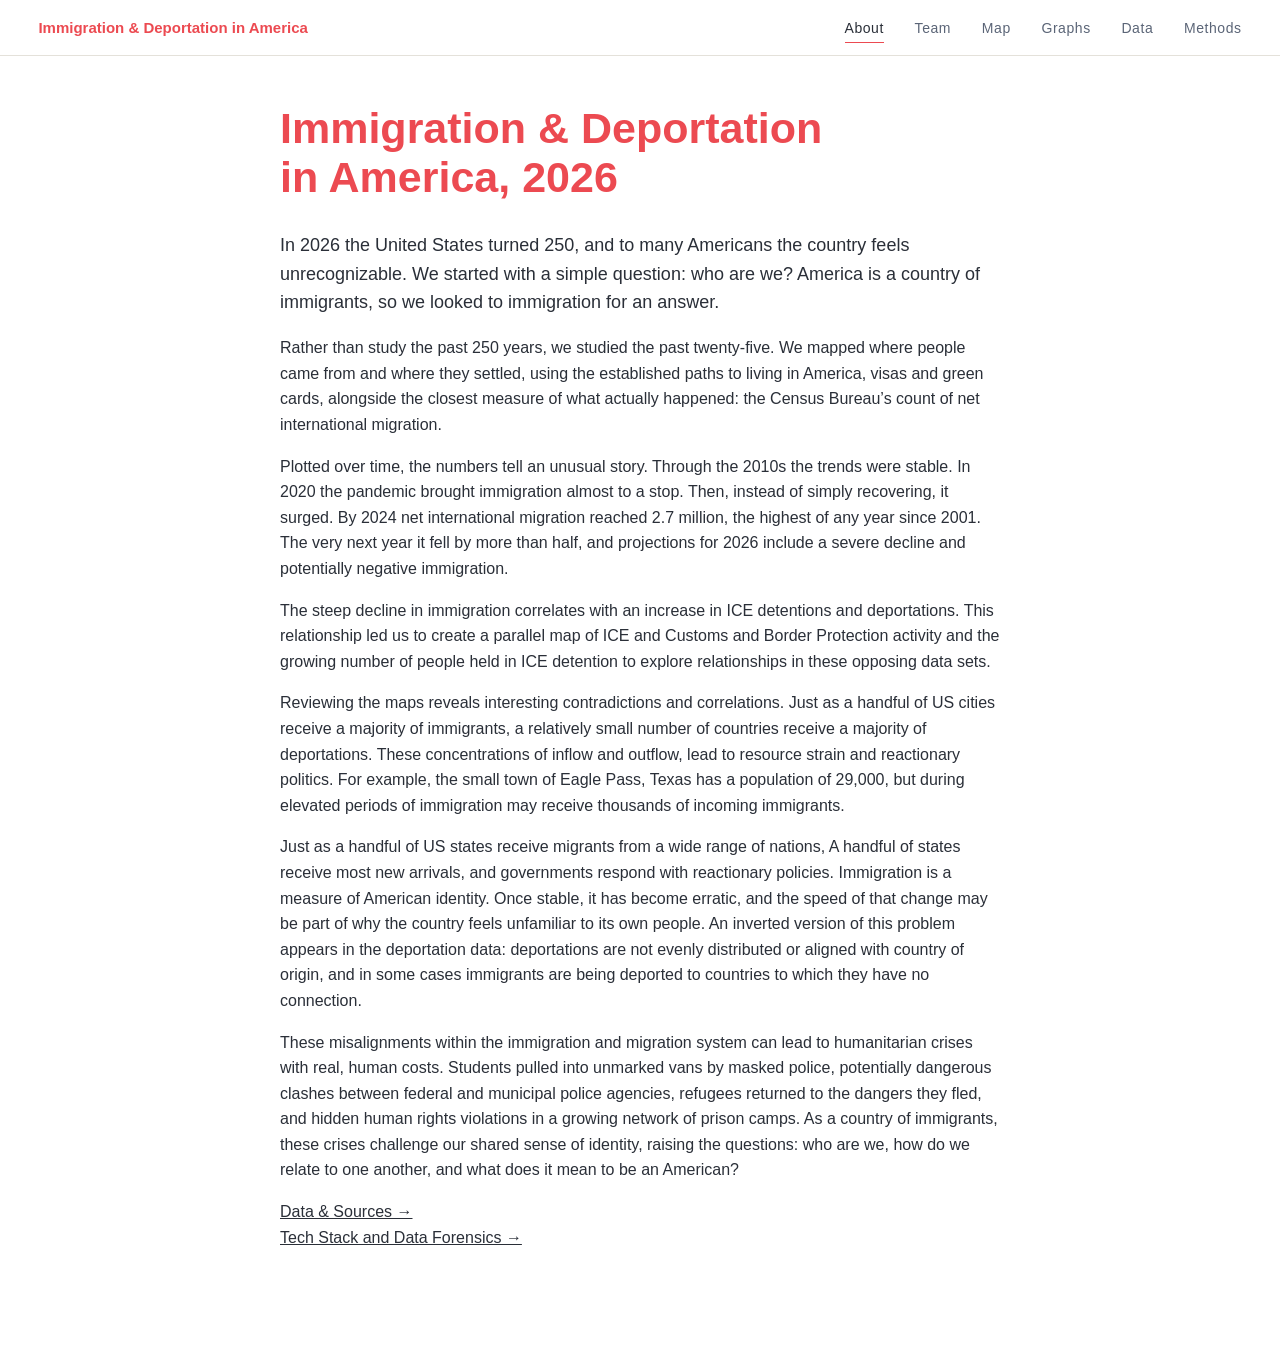
<file: index.html>
<!doctype html>
<html lang="en"><head><meta charset="utf-8"><meta name="viewport" content="width=device-width,initial-scale=1">
<title>Immigration &amp; Deportation in America, 2026</title>
<meta name="description" content="Twenty-five years of immigration and deportation in the United States, mapped and graphed from government data.">
<link rel="stylesheet" href="css/site.css?v=20261009ap"></head><body>
<nav class="nav" aria-label="Site"><a class="brand" href="index.html">Immigration &amp; Deportation in America</a>
<ul><li><a class="link" href="index.html" aria-current="page">About</a></li><li><a class="link" href="team.html">Team</a></li><li><a class="link" href="map.html">Map</a></li><li><a class="link" href="graphs.html">Graphs</a></li><li><a class="link" href="data.html">Data</a></li><li><a class="link" href="methods.html">Methods</a></li></ul></nav>
<main class="page">
<h1>Immigration &amp; Deportation in America, 2026</h1>

<p class="lede">In 2026 the United States turned 250, and to many Americans the country feels unrecognizable. We started with a simple question: who are we? America is a country of immigrants, so we looked to immigration for an answer.</p>
<p>Rather than study the past 250 years, we studied the past twenty-five. We mapped where people came from and where they settled, using the established paths to living in America, visas and green cards, alongside the closest measure of what actually happened: the Census Bureau’s count of net international migration.</p>
<p>Plotted over time, the numbers tell an unusual story. Through the 2010s the trends were stable. In 2020 the pandemic brought immigration almost to a stop. Then, instead of simply recovering, it surged. By 2024 net international migration reached 2.7 million, the highest of any year since 2001. The very next year it fell by more than half, and projections for 2026 include a severe decline and potentially negative immigration.</p>
<p>The steep decline in immigration correlates with an increase in ICE detentions and deportations. This relationship led us to create a parallel map of ICE and Customs and Border Protection activity and the growing number of people held in ICE detention to explore relationships in these opposing data sets.</p>
<p>Reviewing the maps reveals interesting contradictions and correlations. Just as a handful of US cities receive a majority of immigrants, a relatively small number of countries receive a majority of deportations. These concentrations of inflow and outflow, lead to resource strain and reactionary politics. For example, the small town of Eagle Pass, Texas has a population of 29,000, but during elevated periods of immigration may receive thousands of incoming immigrants.</p>
<p>Just as a handful of US states receive migrants from a wide range of nations, A handful of states receive most new arrivals, and governments respond with reactionary policies. Immigration is a measure of American identity. Once stable, it has become erratic, and the speed of that change may be part of why the country feels unfamiliar to its own people. An inverted version of this problem appears in the deportation data: deportations are not evenly distributed or aligned with country of origin, and in some cases immigrants are being deported to countries to which they have no connection.</p>
<p>These misalignments within the immigration and migration system can lead to humanitarian crises with real, human costs. Students pulled into unmarked vans by masked police, potentially dangerous clashes between federal and municipal police agencies, refugees returned to the dangers they fled, and hidden human rights violations in a growing network of prison camps. As a country of immigrants, these crises challenge our shared sense of identity, raising the questions: who are we, how do we relate to one another, and what does it mean to be an American?</p>

<p><a href="data.html">Data &amp; Sources →</a><br><a href="methods.html">Tech Stack and Data Forensics →</a></p>
</main>
</body></html>
</file>
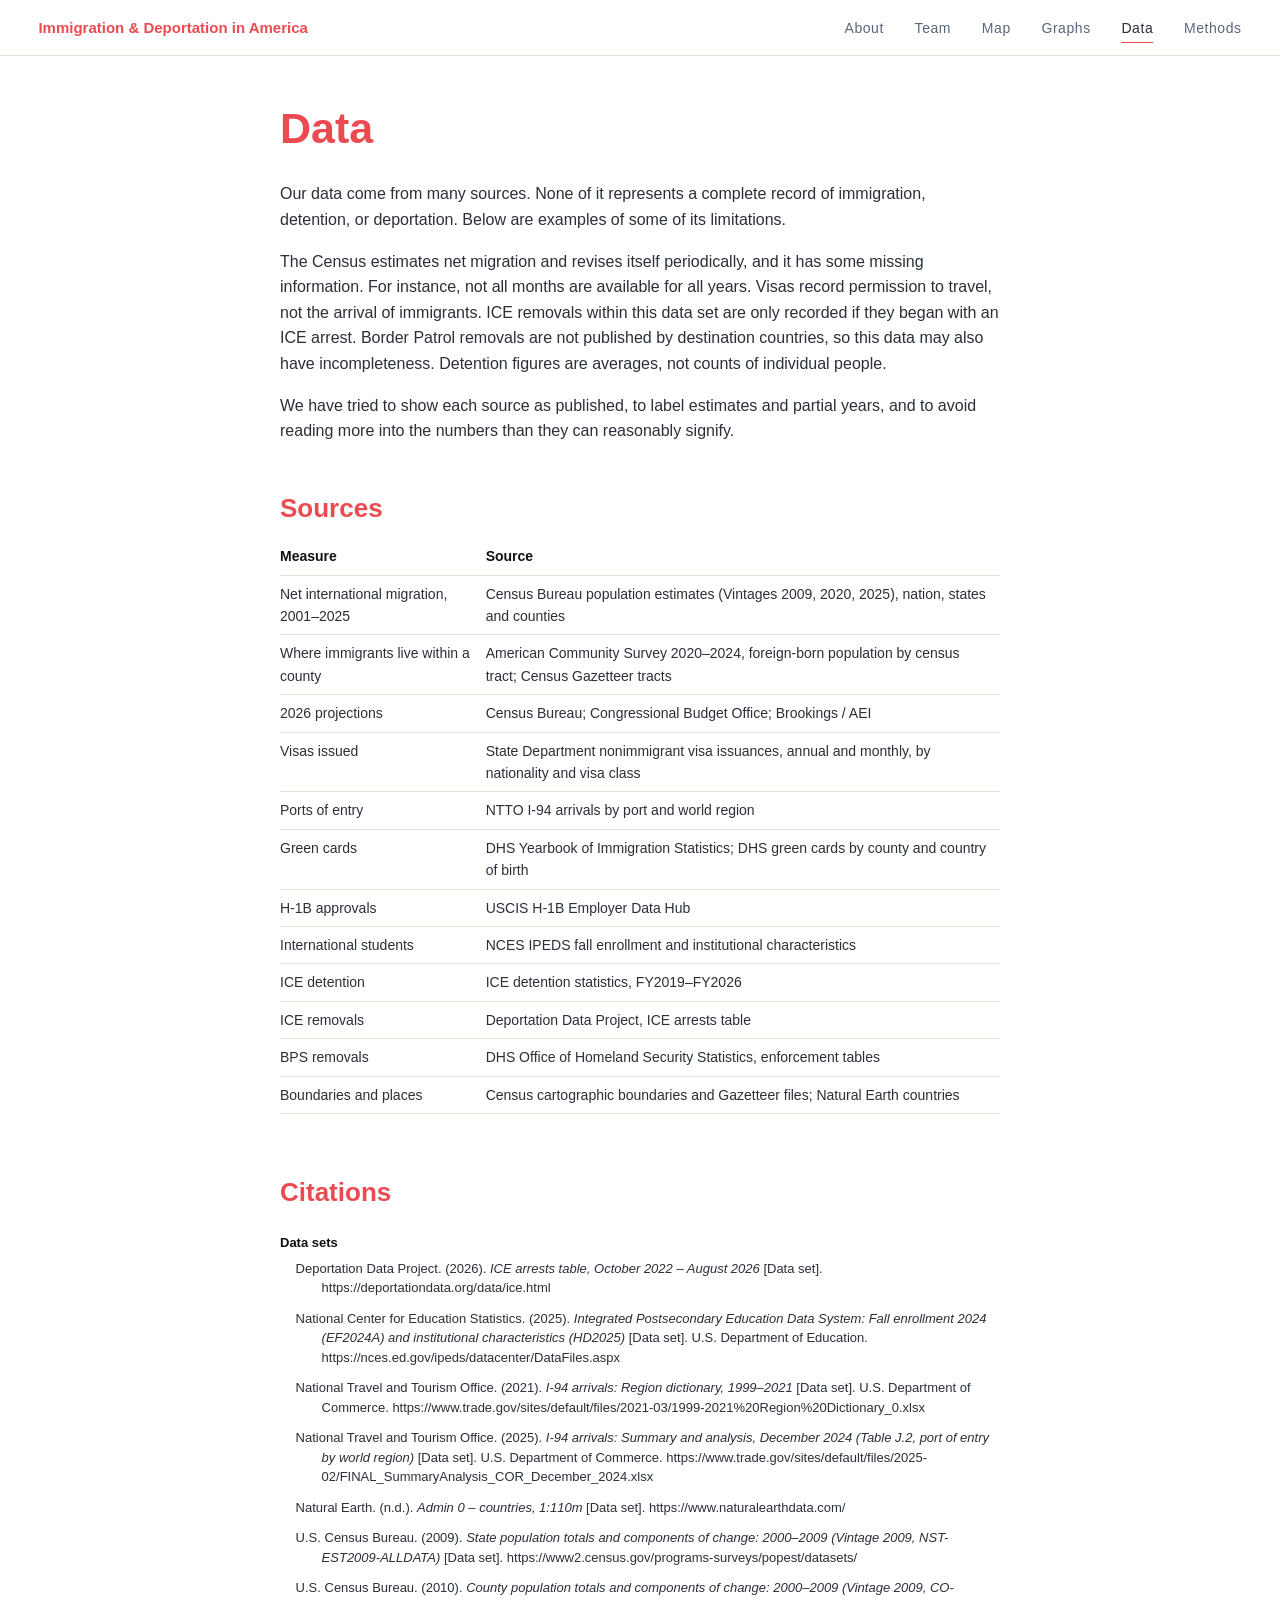
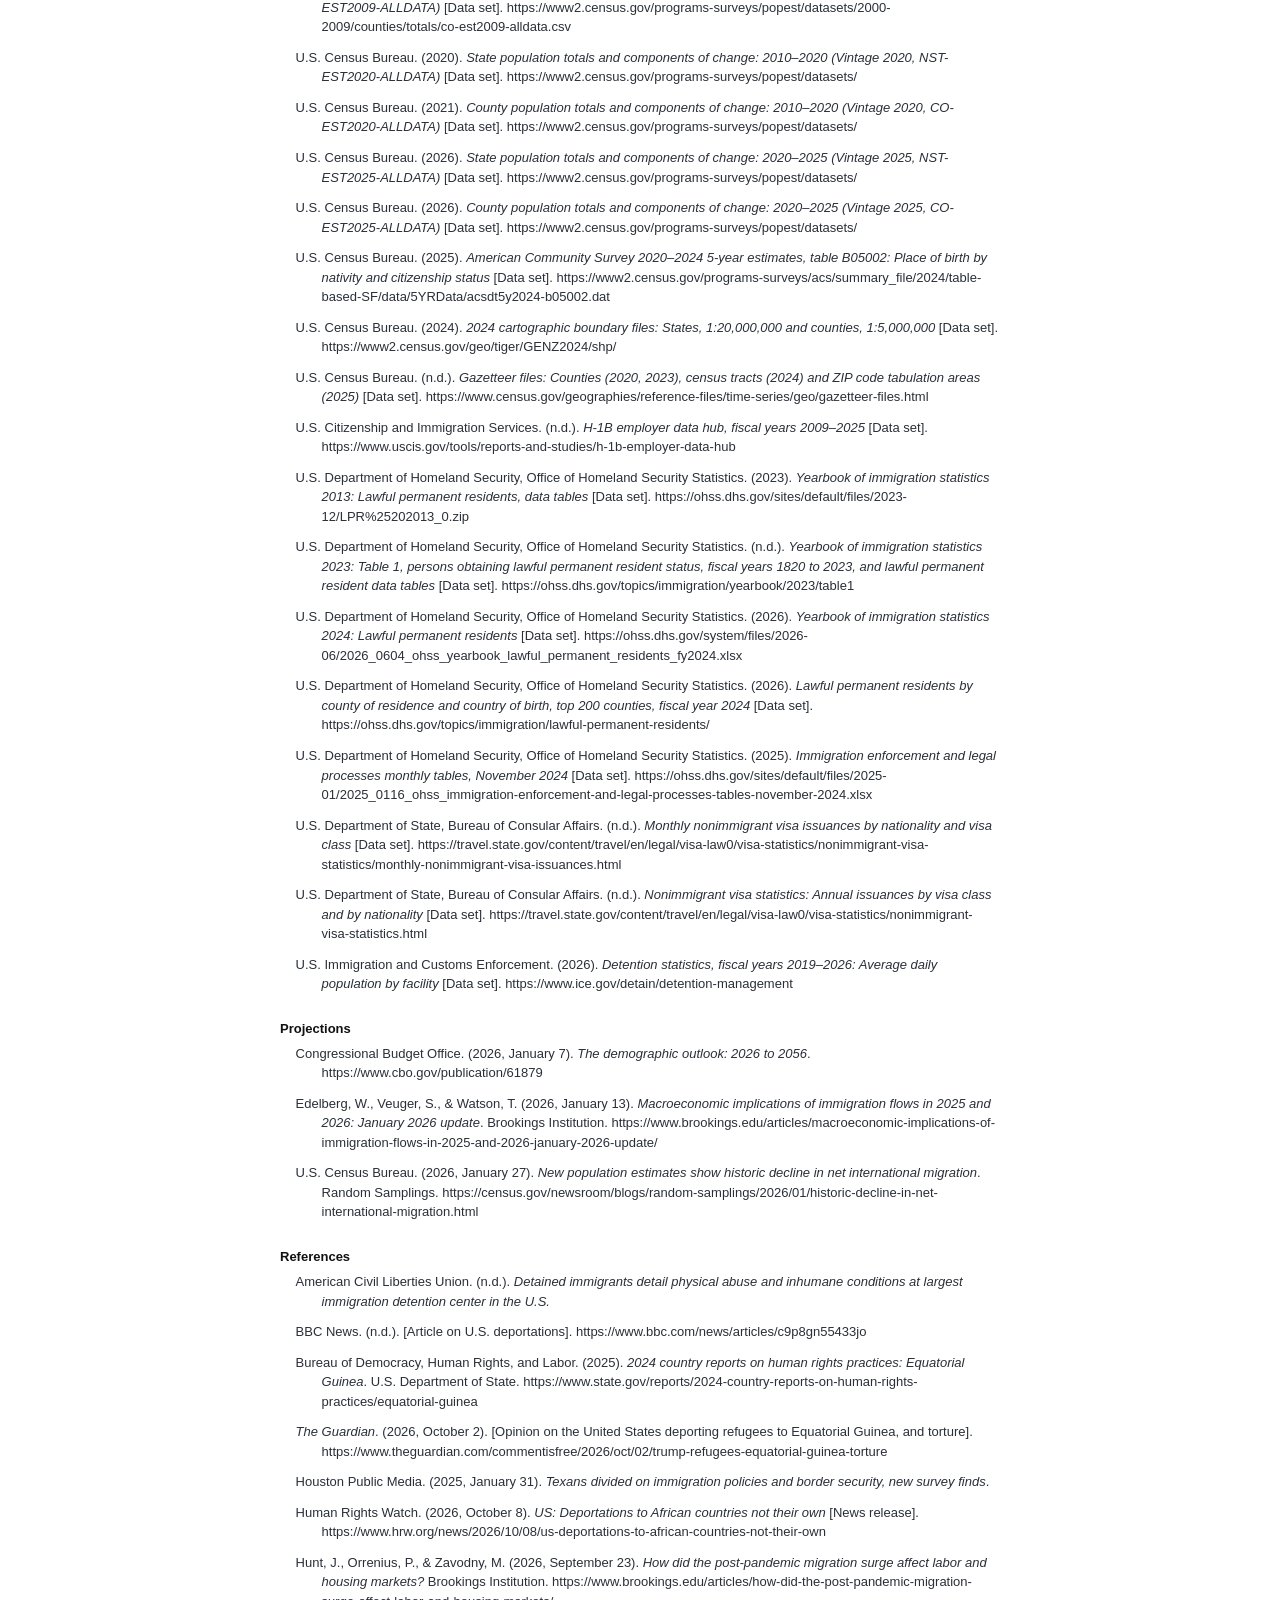
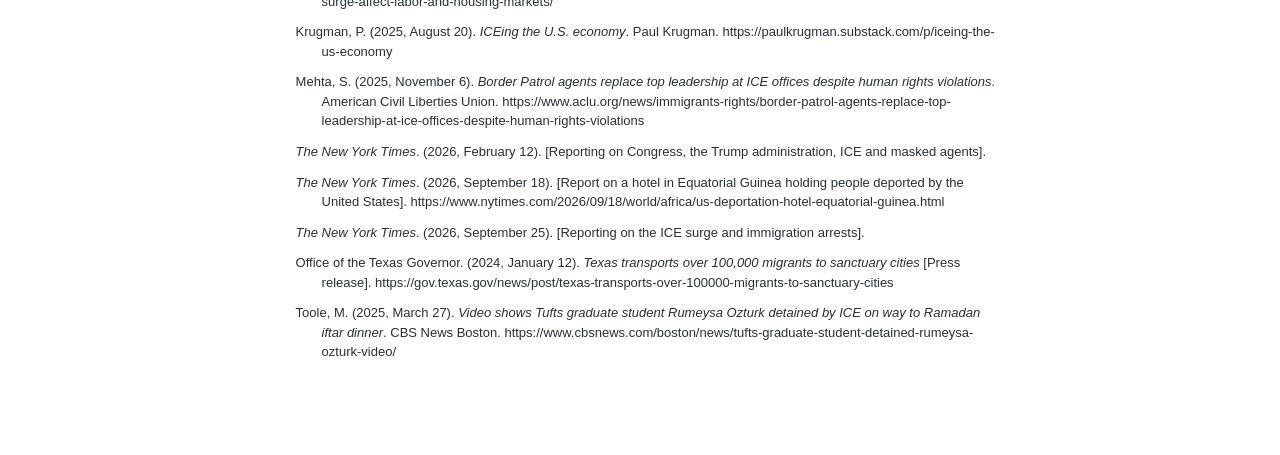
<file: data.html>
<!doctype html>
<html lang="en"><head><meta charset="utf-8"><meta name="viewport" content="width=device-width,initial-scale=1">
<title>Data · Immigration &amp; Deportation in America</title>
<link rel="stylesheet" href="css/site.css?v=20261009ap">
<style>
.refs{list-style:none;padding:0;margin:0 0 1em}
.cites{font-size:13px;line-height:1.5}.cites h3{font-size:13px}   /* the citations, in smaller type */
.refs li{padding-left:2em;text-indent:-2em;margin:0 0 .85em;overflow-wrap:anywhere}   /* APA hanging indent */
.use{width:100%;border-collapse:collapse;font-size:14px;margin:0 0 1em}
.use th,.use td{text-align:left;vertical-align:top;padding:7px 10px 7px 0;border-bottom:1px solid var(--rule)}
.use th{font-weight:700;color:#111}
.tw{overflow-x:auto}
</style></head><body>
<nav class="nav" aria-label="Site"><a class="brand" href="index.html">Immigration &amp; Deportation in America</a>
<ul><li><a class="link" href="index.html">About</a></li><li><a class="link" href="team.html">Team</a></li><li><a class="link" href="map.html">Map</a></li><li><a class="link" href="graphs.html">Graphs</a></li><li><a class="link" href="data.html" aria-current="page">Data</a></li><li><a class="link" href="methods.html">Methods</a></li></ul></nav>
<main class="page">
<h1>Data</h1>
<p>Our data come from many sources. None of it represents a complete record of immigration, detention, or deportation. Below are examples of some of its limitations.</p>
<p>The Census estimates net migration and revises itself periodically, and it has some missing information. For instance, not all months are available for all years. Visas record permission to travel, not the arrival of immigrants. ICE removals within this data set are only recorded if they began with an ICE arrest. Border Patrol removals are not published by destination countries, so this data may also have incompleteness. Detention figures are averages, not counts of individual people.</p>
<p>We have tried to show each source as published, to label estimates and partial years, and to avoid reading more into the numbers than they can reasonably signify.</p>

<h2>Sources</h2>
<div class="tw"><table class="use">
<tr><th>Measure</th><th>Source</th></tr>
<tr><td>Net international migration, 2001–2025</td><td>Census Bureau population estimates (Vintages 2009, 2020, 2025), nation, states and counties</td></tr>
<tr><td>Where immigrants live within a county</td><td>American Community Survey 2020–2024, foreign-born population by census tract; Census Gazetteer tracts</td></tr>
<tr><td>2026 projections</td><td>Census Bureau; Congressional Budget Office; Brookings / AEI</td></tr>
<tr><td>Visas issued</td><td>State Department nonimmigrant visa issuances, annual and monthly, by nationality and visa class</td></tr>
<tr><td>Ports of entry</td><td>NTTO I-94 arrivals by port and world region</td></tr>
<tr><td>Green cards</td><td>DHS Yearbook of Immigration Statistics; DHS green cards by county and country of birth</td></tr>
<tr><td>H-1B approvals</td><td>USCIS H-1B Employer Data Hub</td></tr>
<tr><td>International students</td><td>NCES IPEDS fall enrollment and institutional characteristics</td></tr>
<tr><td>ICE detention</td><td>ICE detention statistics, FY2019–FY2026</td></tr>
<tr><td>ICE removals</td><td>Deportation Data Project, ICE arrests table</td></tr>
<tr><td>BPS removals</td><td>DHS Office of Homeland Security Statistics, enforcement tables</td></tr>
<tr><td>Boundaries and places</td><td>Census cartographic boundaries and Gazetteer files; Natural Earth countries</td></tr>
</table></div>

<h2>Citations</h2>
<div class="cites">
<h3>Data sets</h3>
<ul class="refs">
<li>Deportation Data Project. (2026). <i>ICE arrests table, October 2022 – August 2026</i> [Data set]. https://deportationdata.org/data/ice.html</li>
<li>National Center for Education Statistics. (2025). <i>Integrated Postsecondary Education Data System: Fall enrollment 2024 (EF2024A) and institutional characteristics (HD2025)</i> [Data set]. U.S. Department of Education. https://nces.ed.gov/ipeds/datacenter/DataFiles.aspx</li>
<li>National Travel and Tourism Office. (2021). <i>I-94 arrivals: Region dictionary, 1999–2021</i> [Data set]. U.S. Department of Commerce. https://www.trade.gov/sites/default/files/2021-03/1999-2021%20Region%20Dictionary_0.xlsx</li>
<li>National Travel and Tourism Office. (2025). <i>I-94 arrivals: Summary and analysis, December 2024 (Table J.2, port of entry by world region)</i> [Data set]. U.S. Department of Commerce. https://www.trade.gov/sites/default/files/2025-02/FINAL_SummaryAnalysis_COR_December_2024.xlsx</li>
<li>Natural Earth. (n.d.). <i>Admin 0 – countries, 1:110m</i> [Data set]. https://www.naturalearthdata.com/</li>
<li>U.S. Census Bureau. (2009). <i>State population totals and components of change: 2000–2009 (Vintage 2009, NST-EST2009-ALLDATA)</i> [Data set]. https://www2.census.gov/programs-surveys/popest/datasets/</li>
<li>U.S. Census Bureau. (2010). <i>County population totals and components of change: 2000–2009 (Vintage 2009, CO-EST2009-ALLDATA)</i> [Data set]. https://www2.census.gov/programs-surveys/popest/datasets/2000-2009/counties/totals/co-est2009-alldata.csv</li>
<li>U.S. Census Bureau. (2020). <i>State population totals and components of change: 2010–2020 (Vintage 2020, NST-EST2020-ALLDATA)</i> [Data set]. https://www2.census.gov/programs-surveys/popest/datasets/</li>
<li>U.S. Census Bureau. (2021). <i>County population totals and components of change: 2010–2020 (Vintage 2020, CO-EST2020-ALLDATA)</i> [Data set]. https://www2.census.gov/programs-surveys/popest/datasets/</li>
<li>U.S. Census Bureau. (2026). <i>State population totals and components of change: 2020–2025 (Vintage 2025, NST-EST2025-ALLDATA)</i> [Data set]. https://www2.census.gov/programs-surveys/popest/datasets/</li>
<li>U.S. Census Bureau. (2026). <i>County population totals and components of change: 2020–2025 (Vintage 2025, CO-EST2025-ALLDATA)</i> [Data set]. https://www2.census.gov/programs-surveys/popest/datasets/</li>
<li>U.S. Census Bureau. (2025). <i>American Community Survey 2020–2024 5-year estimates, table B05002: Place of birth by nativity and citizenship status</i> [Data set]. https://www2.census.gov/programs-surveys/acs/summary_file/2024/table-based-SF/data/5YRData/acsdt5y2024-b05002.dat</li>
<li>U.S. Census Bureau. (2024). <i>2024 cartographic boundary files: States, 1:20,000,000 and counties, 1:5,000,000</i> [Data set]. https://www2.census.gov/geo/tiger/GENZ2024/shp/</li>
<li>U.S. Census Bureau. (n.d.). <i>Gazetteer files: Counties (2020, 2023), census tracts (2024) and ZIP code tabulation areas (2025)</i> [Data set]. https://www.census.gov/geographies/reference-files/time-series/geo/gazetteer-files.html</li>
<li>U.S. Citizenship and Immigration Services. (n.d.). <i>H-1B employer data hub, fiscal years 2009–2025</i> [Data set]. https://www.uscis.gov/tools/reports-and-studies/h-1b-employer-data-hub</li>
<li>U.S. Department of Homeland Security, Office of Homeland Security Statistics. (2023). <i>Yearbook of immigration statistics 2013: Lawful permanent residents, data tables</i> [Data set]. https://ohss.dhs.gov/sites/default/files/2023-12/LPR%25202013_0.zip</li>
<li>U.S. Department of Homeland Security, Office of Homeland Security Statistics. (n.d.). <i>Yearbook of immigration statistics 2023: Table 1, persons obtaining lawful permanent resident status, fiscal years 1820 to 2023, and lawful permanent resident data tables</i> [Data set]. https://ohss.dhs.gov/topics/immigration/yearbook/2023/table1</li>
<li>U.S. Department of Homeland Security, Office of Homeland Security Statistics. (2026). <i>Yearbook of immigration statistics 2024: Lawful permanent residents</i> [Data set]. https://ohss.dhs.gov/system/files/2026-06/2026_0604_ohss_yearbook_lawful_permanent_residents_fy2024.xlsx</li>
<li>U.S. Department of Homeland Security, Office of Homeland Security Statistics. (2026). <i>Lawful permanent residents by county of residence and country of birth, top 200 counties, fiscal year 2024</i> [Data set]. https://ohss.dhs.gov/topics/immigration/lawful-permanent-residents/</li>
<li>U.S. Department of Homeland Security, Office of Homeland Security Statistics. (2025). <i>Immigration enforcement and legal processes monthly tables, November 2024</i> [Data set]. https://ohss.dhs.gov/sites/default/files/2025-01/2025_0116_ohss_immigration-enforcement-and-legal-processes-tables-november-2024.xlsx</li>
<li>U.S. Department of State, Bureau of Consular Affairs. (n.d.). <i>Monthly nonimmigrant visa issuances by nationality and visa class</i> [Data set]. https://travel.state.gov/content/travel/en/legal/visa-law0/visa-statistics/nonimmigrant-visa-statistics/monthly-nonimmigrant-visa-issuances.html</li>
<li>U.S. Department of State, Bureau of Consular Affairs. (n.d.). <i>Nonimmigrant visa statistics: Annual issuances by visa class and by nationality</i> [Data set]. https://travel.state.gov/content/travel/en/legal/visa-law0/visa-statistics/nonimmigrant-visa-statistics.html</li>
<li>U.S. Immigration and Customs Enforcement. (2026). <i>Detention statistics, fiscal years 2019–2026: Average daily population by facility</i> [Data set]. https://www.ice.gov/detain/detention-management</li>
</ul>

<h3>Projections</h3>
<ul class="refs">
<li>Congressional Budget Office. (2026, January 7). <i>The demographic outlook: 2026 to 2056</i>. https://www.cbo.gov/publication/61879</li>
<li>Edelberg, W., Veuger, S., &amp; Watson, T. (2026, January 13). <i>Macroeconomic implications of immigration flows in 2025 and 2026: January 2026 update</i>. Brookings Institution. https://www.brookings.edu/articles/macroeconomic-implications-of-immigration-flows-in-2025-and-2026-january-2026-update/</li>
<li>U.S. Census Bureau. (2026, January 27). <i>New population estimates show historic decline in net international migration</i>. Random Samplings. https://census.gov/newsroom/blogs/random-samplings/2026/01/historic-decline-in-net-international-migration.html</li>
</ul>

<h3>References</h3>
<ul class="refs">
<li>American Civil Liberties Union. (n.d.). <i>Detained immigrants detail physical abuse and inhumane conditions at largest immigration detention center in the U.S.</i></li>
<li>BBC News. (n.d.). [Article on U.S. deportations]. https://www.bbc.com/news/articles/c9p8gn55433jo</li>
<li>Bureau of Democracy, Human Rights, and Labor. (2025). <i>2024 country reports on human rights practices: Equatorial Guinea</i>. U.S. Department of State. https://www.state.gov/reports/2024-country-reports-on-human-rights-practices/equatorial-guinea</li>
<li><i>The Guardian</i>. (2026, October 2). [Opinion on the United States deporting refugees to Equatorial Guinea, and torture]. https://www.theguardian.com/commentisfree/2026/oct/02/trump-refugees-equatorial-guinea-torture</li>
<li>Houston Public Media. (2025, January 31). <i>Texans divided on immigration policies and border security, new survey finds</i>.</li>
<li>Human Rights Watch. (2026, October 8). <i>US: Deportations to African countries not their own</i> [News release]. https://www.hrw.org/news/2026/10/08/us-deportations-to-african-countries-not-their-own</li>
<li>Hunt, J., Orrenius, P., &amp; Zavodny, M. (2026, September 23). <i>How did the post-pandemic migration surge affect labor and housing markets?</i> Brookings Institution. https://www.brookings.edu/articles/how-did-the-post-pandemic-migration-surge-affect-labor-and-housing-markets/</li>
<li>Krugman, P. (2025, August 20). <i>ICEing the U.S. economy</i>. Paul Krugman. https://paulkrugman.substack.com/p/iceing-the-us-economy</li>
<li>Mehta, S. (2025, November 6). <i>Border Patrol agents replace top leadership at ICE offices despite human rights violations</i>. American Civil Liberties Union. https://www.aclu.org/news/immigrants-rights/border-patrol-agents-replace-top-leadership-at-ice-offices-despite-human-rights-violations</li>
<li><i>The New York Times</i>. (2026, February 12). [Reporting on Congress, the Trump administration, ICE and masked agents].</li>
<li><i>The New York Times</i>. (2026, September 18). [Report on a hotel in Equatorial Guinea holding people deported by the United States]. https://www.nytimes.com/2026/09/18/world/africa/us-deportation-hotel-equatorial-guinea.html</li>
<li><i>The New York Times</i>. (2026, September 25). [Reporting on the ICE surge and immigration arrests].</li>
<li>Office of the Texas Governor. (2024, January 12). <i>Texas transports over 100,000 migrants to sanctuary cities</i> [Press release]. https://gov.texas.gov/news/post/texas-transports-over-100000-migrants-to-sanctuary-cities</li>
<li>Toole, M. (2025, March 27). <i>Video shows Tufts graduate student Rumeysa Ozturk detained by ICE on way to Ramadan iftar dinner</i>. CBS News Boston. https://www.cbsnews.com/boston/news/tufts-graduate-student-detained-rumeysa-ozturk-video/</li>
</ul>
</div>
</main>
</body></html>
</file>
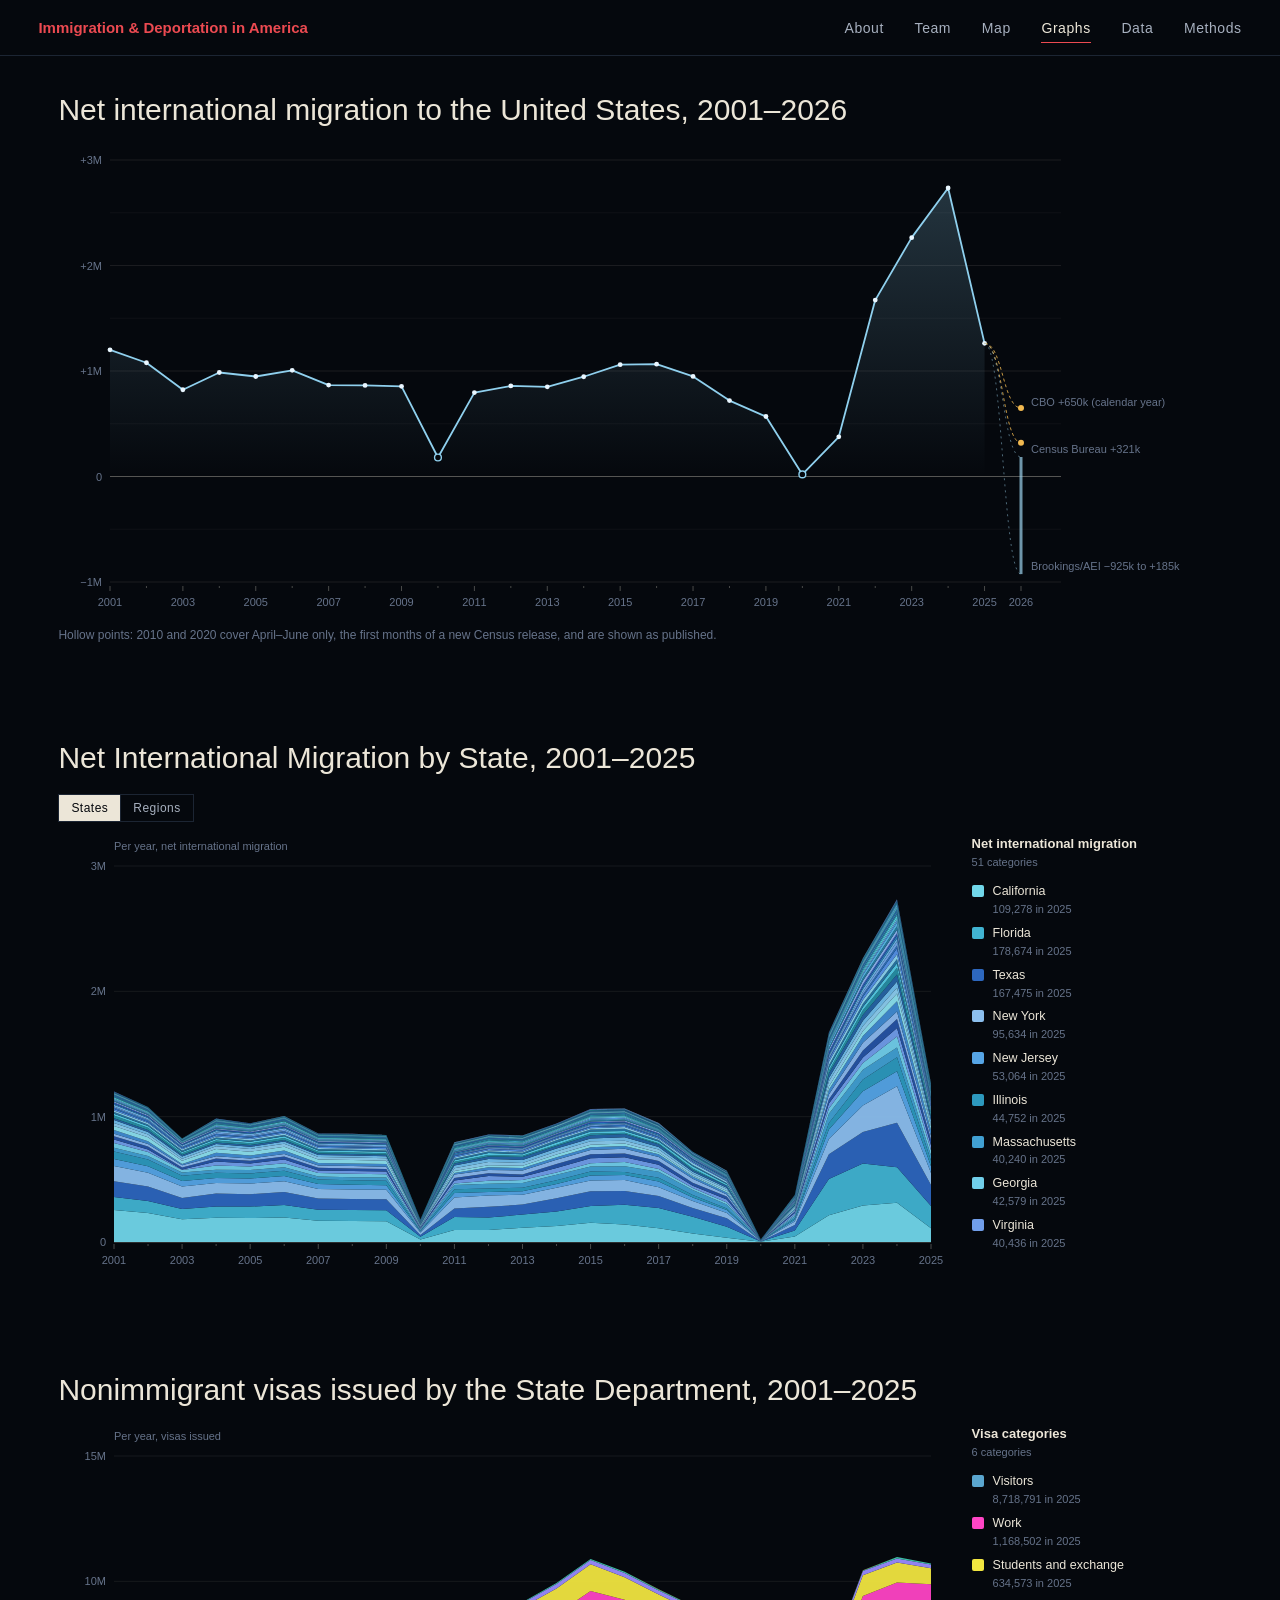
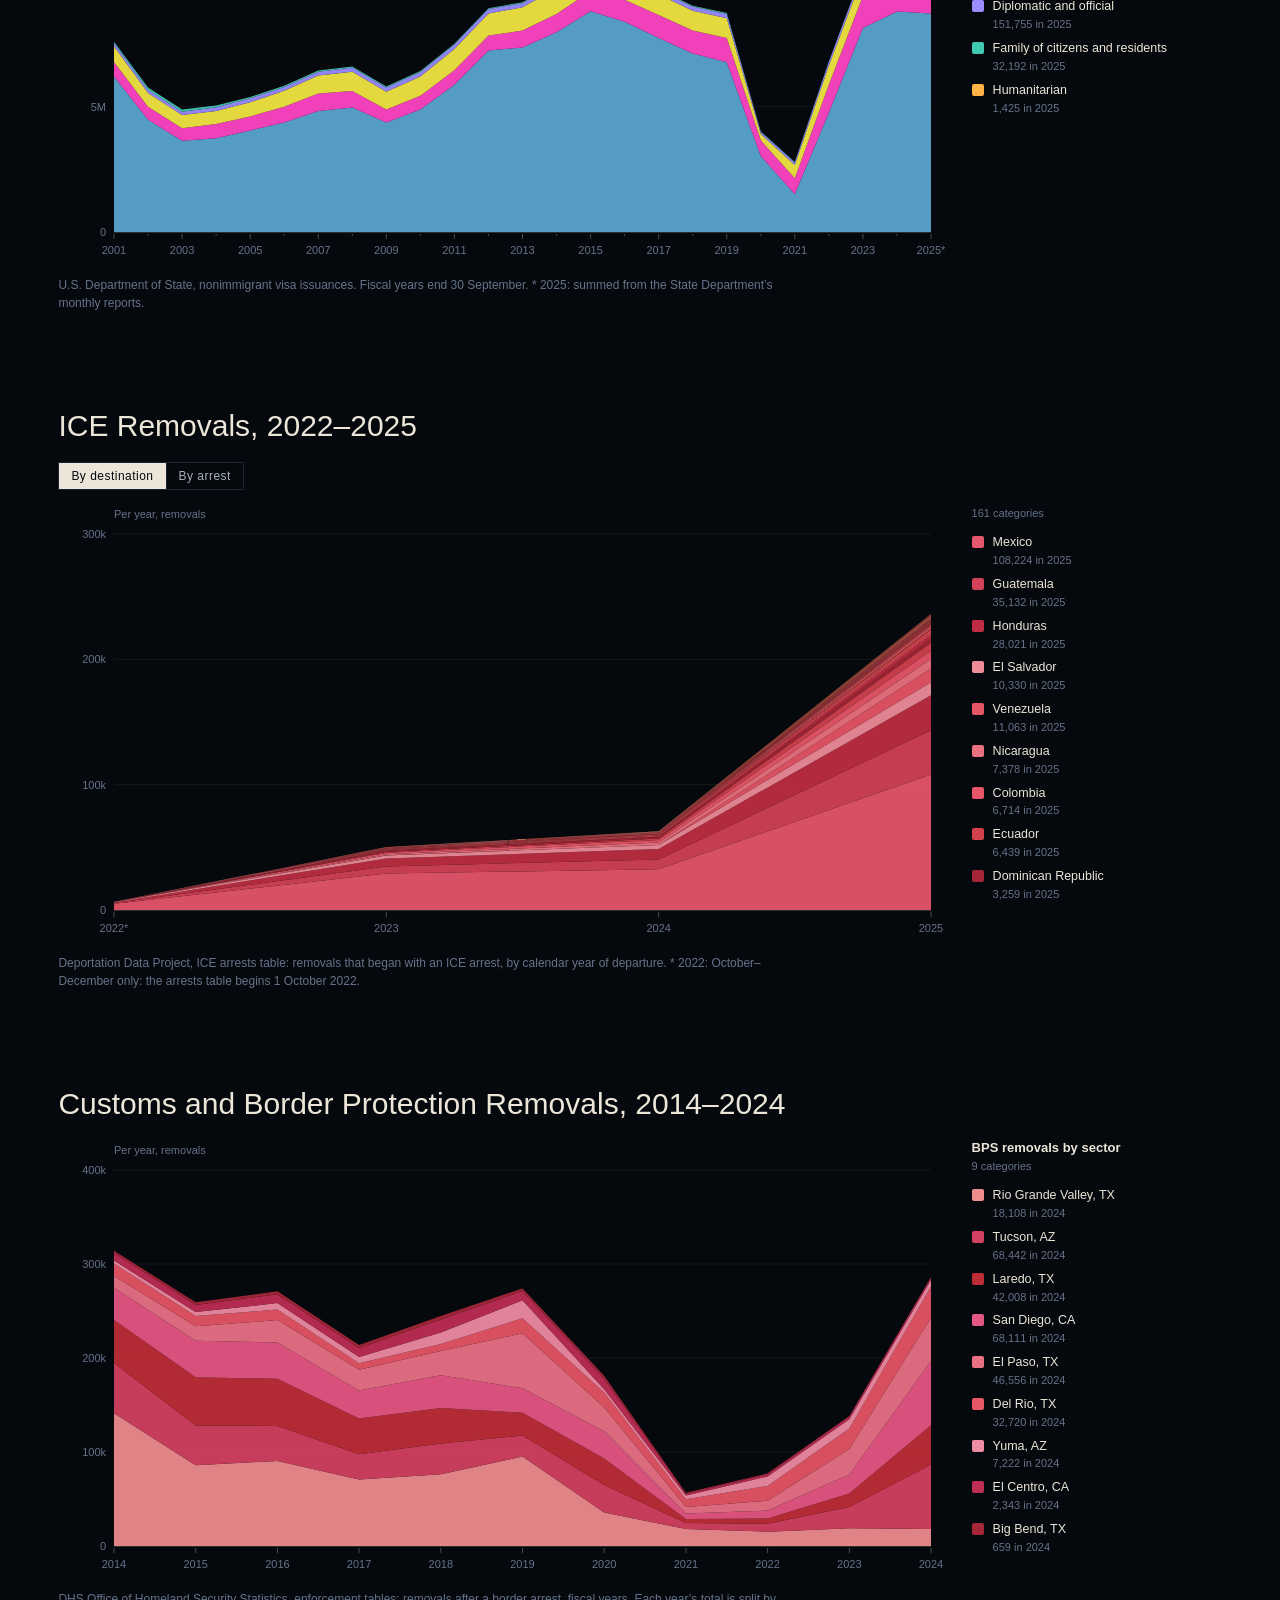
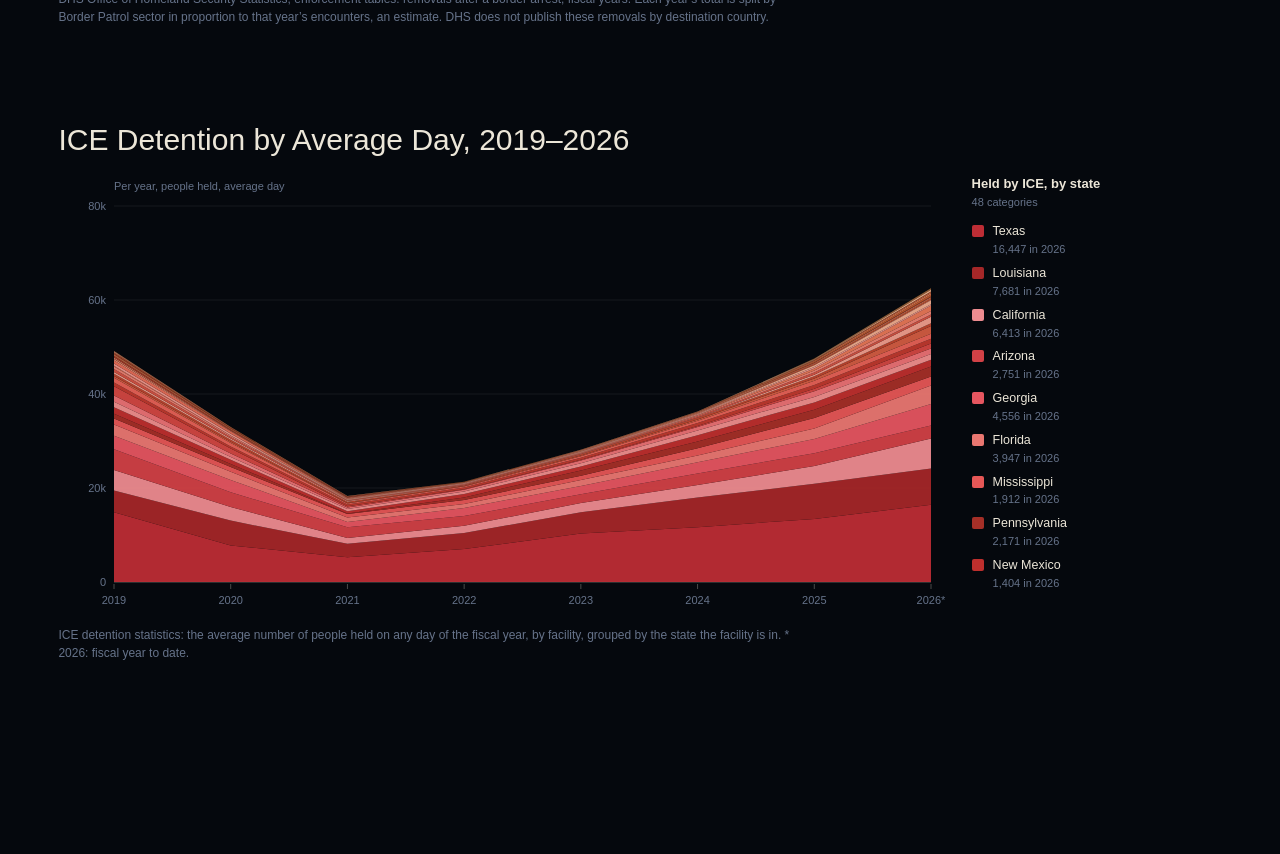
<file: graphs.html>
<!doctype html>
<html lang="en"><head><meta charset="utf-8"><meta name="viewport" content="width=device-width,initial-scale=1">
<title>Graphs · Immigration &amp; Deportation in America</title>
<link rel="stylesheet" href="css/site.css?v=20261009ap"><link rel="stylesheet" href="css/graphs.css?v=20261009ap"></head><body class="dark">
<nav class="nav" aria-label="Site"><a class="brand" href="index.html">Immigration &amp; Deportation in America</a>
<ul><li><a class="link" href="index.html">About</a></li><li><a class="link" href="team.html">Team</a></li><li><a class="link" href="map.html">Map</a></li><li><a class="link" href="graphs.html" aria-current="page">Graphs</a></li><li><a class="link" href="data.html">Data</a></li><li><a class="link" href="methods.html">Methods</a></li></ul></nav>
<main class="graphs">

<section class="g" id="line">
<h1>Net international migration to the United States, 2001–2026</h1>
<div class="chart" id="lineChart"></div>
<p class="note">Hollow points: 2010 and 2020 cover April–June only, the first months of a new Census release, and are shown as published.</p>
</section>

<section class="g stack" id="census">
<h2>Net International Migration by State, 2001–2025</h2>
</section>

<section class="g stack" id="visas">
<h2>Nonimmigrant visas issued by the State Department, 2001–2025</h2>
</section>

<section class="g stack" id="ice">
<h2>ICE Removals, 2022–2025</h2>
</section>

<section class="g stack" id="bps">
<h2>Customs and Border Protection Removals, 2014–2024</h2>
</section>

<section class="g stack" id="det">
<h2>ICE Detention by Average Day, 2019–2026</h2>
</section>

</main>
<script src="scripts/load.js?v=20261009ap" data-v="20261009ap" data-base=""
  data-json="NIMJ:data/census-net-migration-2001-2025.json,CENSUS:data/census-graph.json,VISAS:data/visa-classes.json,DEP:data/deportation.json"
  data-run="scripts/graphs.js"></script>
</body></html>
</file>
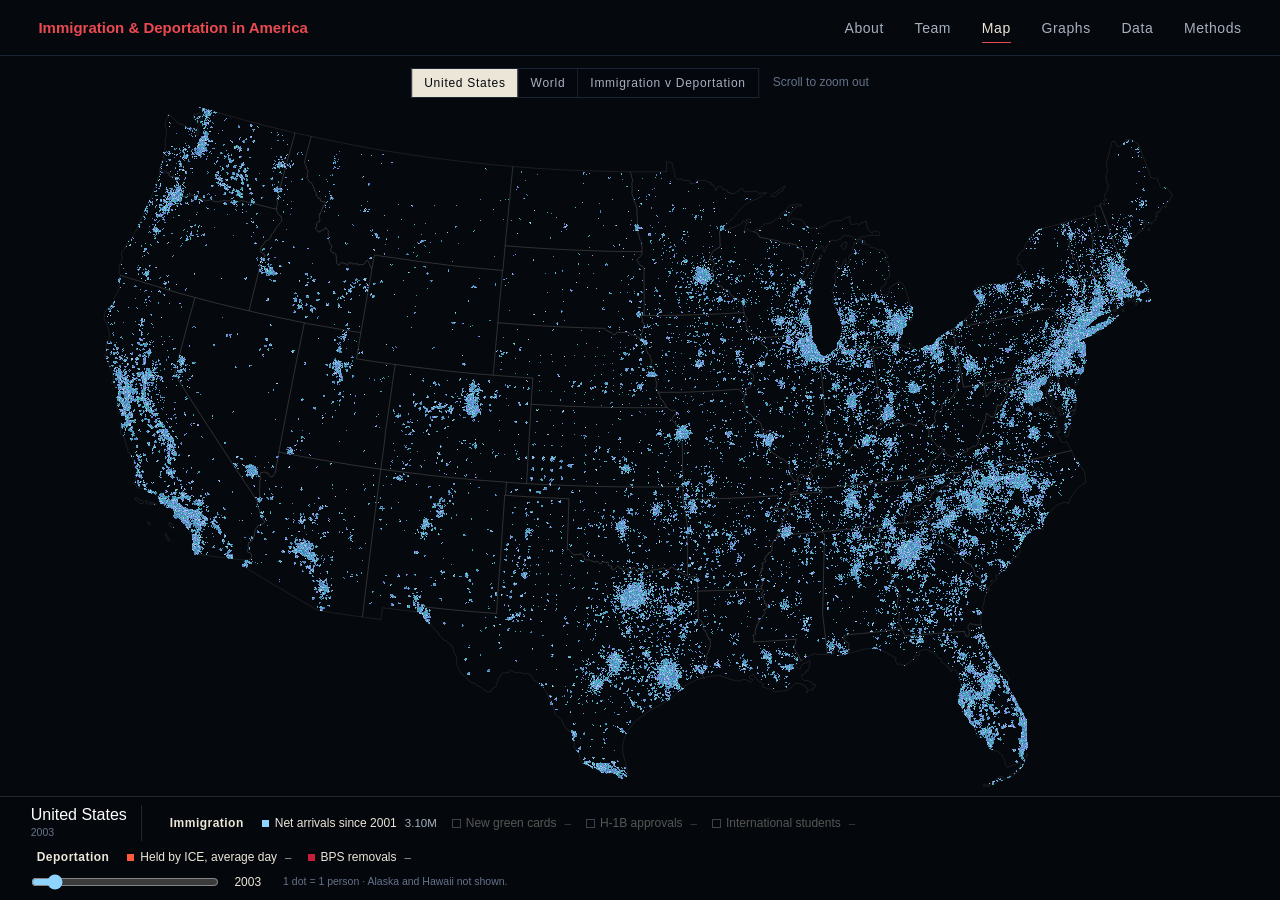
<file: map.html>
<!doctype html>
<html lang="en"><head><meta charset="utf-8"><meta name="viewport" content="width=device-width,initial-scale=1">
<title>Map · Immigration &amp; Deportation in America</title>
<link rel="stylesheet" href="css/site.css?v=20261009ap"><link rel="stylesheet" href="css/map.css?v=20261009ap"></head><body class="dark mappage">
<nav class="nav" aria-label="Site"><a class="brand" href="index.html">Immigration &amp; Deportation in America</a>
<ul><li><a class="link" href="index.html">About</a></li><li><a class="link" href="team.html">Team</a></li><li><a class="link" href="map.html" aria-current="page">Map</a></li><li><a class="link" href="graphs.html">Graphs</a></li><li><a class="link" href="data.html">Data</a></li><li><a class="link" href="methods.html">Methods</a></li></ul></nav>

<canvas id="gl" aria-hidden="true"></canvas>
<div id="states"><canvas id="smc" aria-label="Map of the United States: hover a state to highlight it, click it to see its immigration since 2001"></canvas><div id="smpanel" aria-live="polite"></div><div id="smtip"></div></div>
<canvas id="ov" aria-hidden="true"></canvas>

<div class="mui" id="levels" role="group" aria-label="Zoom level"><button type="button" data-z="0">United States</button><button type="button" data-z="1">World</button><button type="button" data-z="2">Immigration v Deportation</button><span id="hint">Scroll to zoom out</span></div>
<div class="mui" id="legend" aria-label="Map layers"><div id="legrows"></div>
  <div class="sc" id="scwrap"><input type="range" id="smscrub" min="2001" max="2025" step="0.01" value="2025" aria-label="Year"><b id="smyr">2025</b></div>
  <p id="legunit"></p></div>
<div class="mui" id="ctip" role="status"></div>
<div class="mui" id="cpanel" aria-live="polite"></div>
<p class="mui" id="loading">Loading the map…</p>

<script src="scripts/load.js?v=20261009ap" data-v="20261009ap" data-base=""
  data-json="D:data/core.json,STS:data/states.json,DET:data/ice-detention.json,LPRG:data/green-cards-2024-counties.json,LPRG_REST:data/green-cards-2024-rest.json,BP:data/bps-removals-2024.json,PORTS_R:data/visa-ports-by-region-2024.json"
  data-run="scripts/globe-core.js,scripts/map-layers.js,scripts/map.js"></script>
</body></html>
</file>
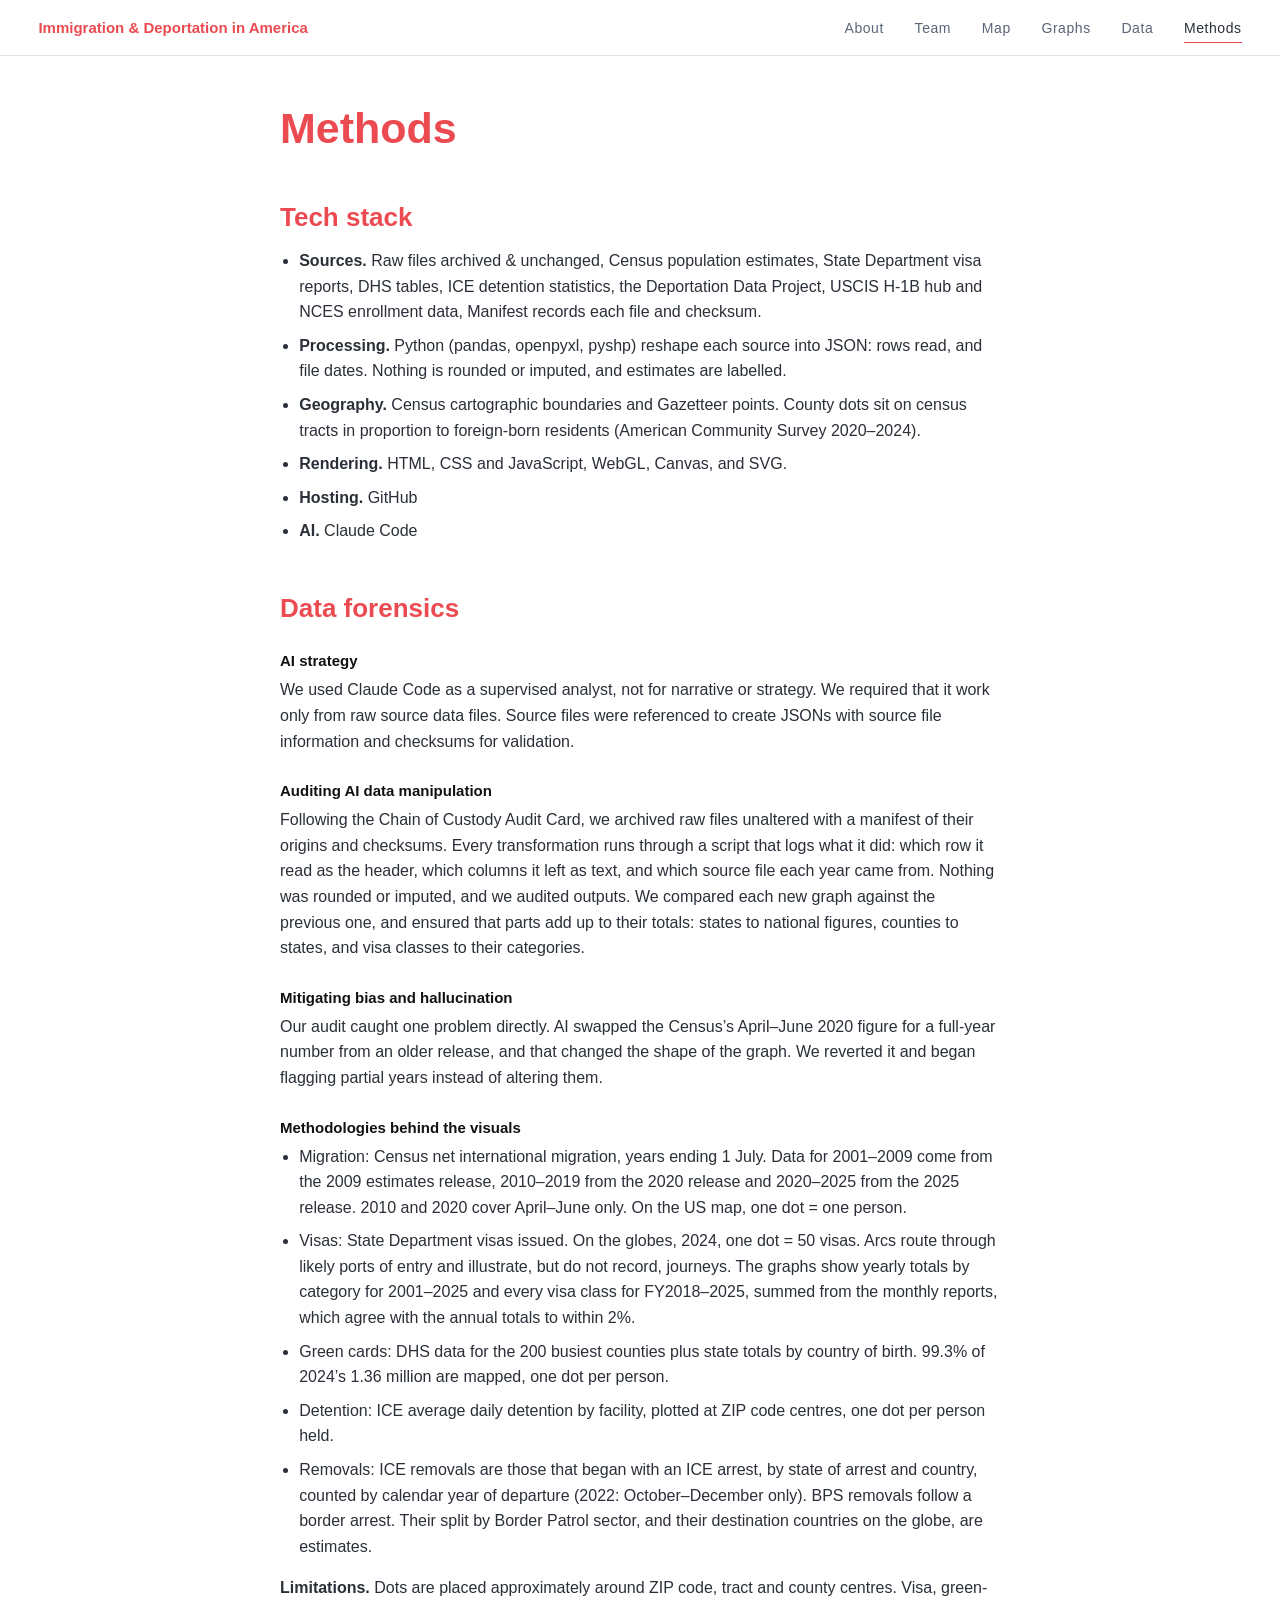
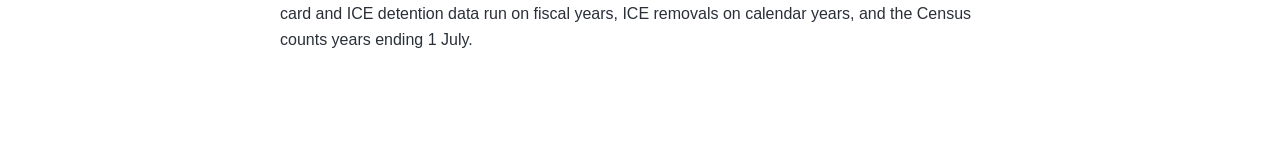
<file: methods.html>
<!doctype html>
<html lang="en"><head><meta charset="utf-8"><meta name="viewport" content="width=device-width,initial-scale=1">
<title>Methods · Immigration &amp; Deportation in America</title>
<link rel="stylesheet" href="css/site.css?v=20261009ap"></head><body>
<nav class="nav" aria-label="Site"><a class="brand" href="index.html">Immigration &amp; Deportation in America</a>
<ul><li><a class="link" href="index.html">About</a></li><li><a class="link" href="team.html">Team</a></li><li><a class="link" href="map.html">Map</a></li><li><a class="link" href="graphs.html">Graphs</a></li><li><a class="link" href="data.html">Data</a></li><li><a class="link" href="methods.html" aria-current="page">Methods</a></li></ul></nav>
<main class="page">
<h1>Methods</h1>

<h2>Tech stack</h2>
<ul>
<li><b>Sources.</b> Raw files archived &amp; unchanged, Census population estimates, State Department visa reports, DHS tables, ICE detention statistics, the Deportation Data Project, USCIS H-1B hub and NCES enrollment data, Manifest records each file and checksum.</li>
<li><b>Processing.</b> Python (pandas, openpyxl, pyshp) reshape each source into JSON: rows read, and file dates. Nothing is rounded or imputed, and estimates are labelled.</li>
<li><b>Geography.</b> Census cartographic boundaries and Gazetteer points. County dots sit on census tracts in proportion to foreign-born residents (American Community Survey 2020–2024).</li>
<li><b>Rendering.</b> HTML, CSS and JavaScript, WebGL, Canvas, and SVG.</li>
<li><b>Hosting.</b> GitHub</li>
<li><b>AI.</b> Claude Code</li>
</ul>

<h2>Data forensics</h2>
<h3>AI strategy</h3>
<p>We used Claude Code as a supervised analyst, not for narrative or strategy. We required that it work only from raw source data files. Source files were referenced to create JSONs with source file information and checksums for validation.</p>
<h3>Auditing AI data manipulation</h3>
<p>Following the Chain of Custody Audit Card, we archived raw files unaltered with a manifest of their origins and checksums. Every transformation runs through a script that logs what it did: which row it read as the header, which columns it left as text, and which source file each year came from. Nothing was rounded or imputed, and we audited outputs. We compared each new graph against the previous one, and ensured that parts add up to their totals: states to national figures, counties to states, and visa classes to their categories.</p>
<h3>Mitigating bias and hallucination</h3>
<p>Our audit caught one problem directly. AI swapped the Census’s April–June 2020 figure for a full-year number from an older release, and that changed the shape of the graph. We reverted it and began flagging partial years instead of altering them.</p>
<h3>Methodologies behind the visuals</h3>
<ul>
<li>Migration: Census net international migration, years ending 1 July. Data for 2001–2009 come from the 2009 estimates release, 2010–2019 from the 2020 release and 2020–2025 from the 2025 release. 2010 and 2020 cover April–June only. On the US map, one dot = one person.</li>
<li>Visas: State Department visas issued. On the globes, 2024, one dot = 50 visas. Arcs route through likely ports of entry and illustrate, but do not record, journeys. The graphs show yearly totals by category for 2001–2025 and every visa class for FY2018–2025, summed from the monthly reports, which agree with the annual totals to within 2%.</li>
<li>Green cards: DHS data for the 200 busiest counties plus state totals by country of birth. 99.3% of 2024’s 1.36 million are mapped, one dot per person.</li>
<li>Detention: ICE average daily detention by facility, plotted at ZIP code centres, one dot per person held.</li>
<li>Removals: ICE removals are those that began with an ICE arrest, by state of arrest and country, counted by calendar year of departure (2022: October–December only). BPS removals follow a border arrest. Their split by Border Patrol sector, and their destination countries on the globe, are estimates.</li>
</ul>
<p><b>Limitations.</b> Dots are placed approximately around ZIP code, tract and county centres. Visa, green-card and ICE detention data run on fiscal years, ICE removals on calendar years, and the Census counts years ending 1 July.</p>
</main>
</body></html>
</file>
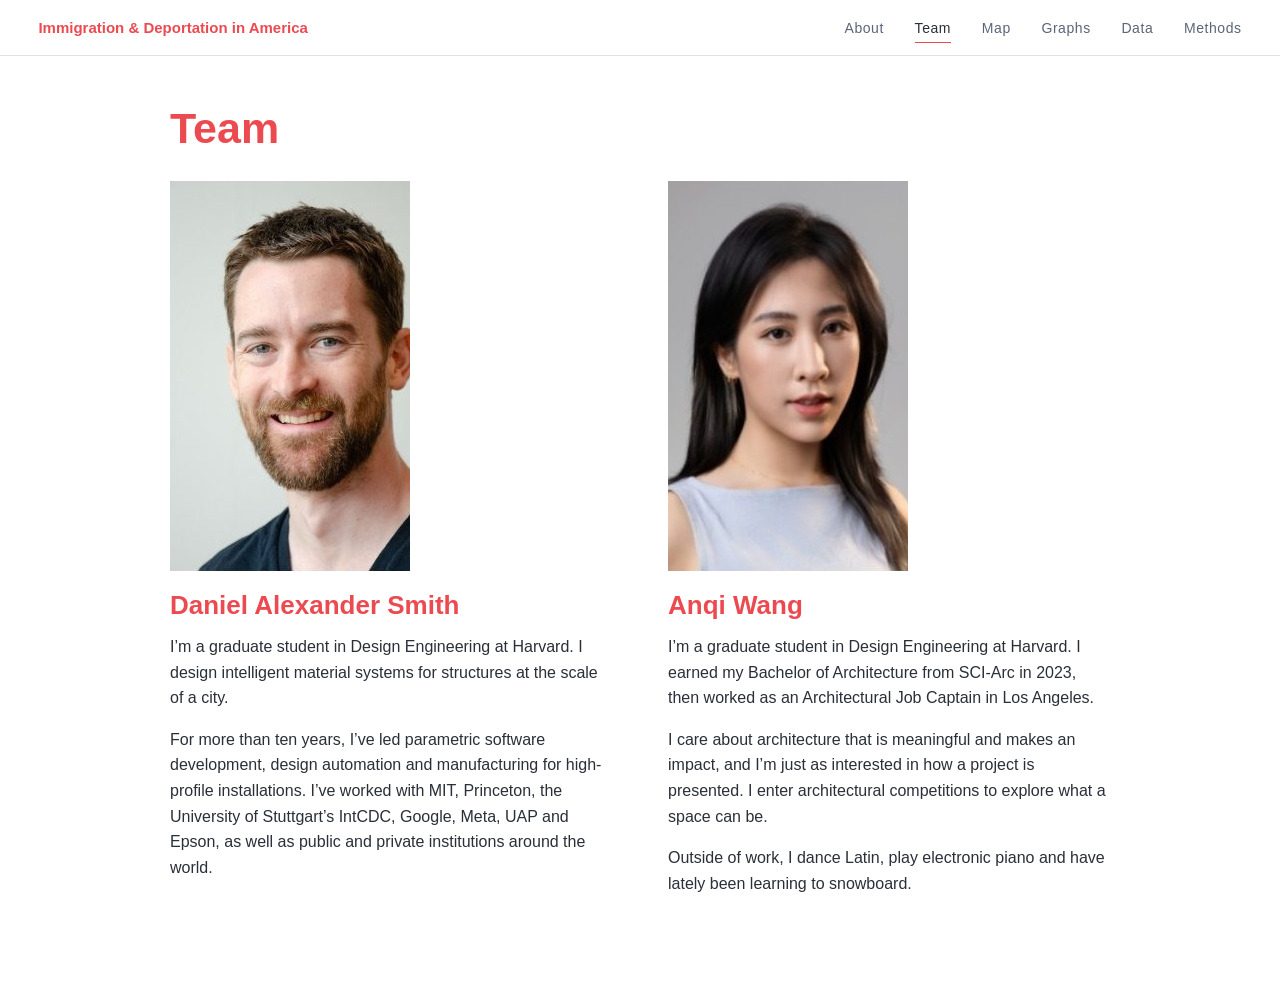
<file: team.html>
<!doctype html>
<html lang="en"><head><meta charset="utf-8"><meta name="viewport" content="width=device-width,initial-scale=1">
<title>Team · Immigration &amp; Deportation in America</title>
<link rel="stylesheet" href="css/site.css?v=20261009ap">
<style>
.team{display:grid;grid-template-columns:repeat(auto-fit,minmax(260px,1fr));gap:48px 56px;margin-top:8px}
.person{min-width:0}
.person img{display:block;width:100%;max-width:240px;aspect-ratio:295/390;object-fit:cover;margin-bottom:18px}
.person h2{margin:0 0 12px}
.person p{color:var(--ink)}
</style></head><body>
<nav class="nav" aria-label="Site"><a class="brand" href="index.html">Immigration &amp; Deportation in America</a>
<ul><li><a class="link" href="index.html">About</a></li><li><a class="link" href="team.html" aria-current="page">Team</a></li><li><a class="link" href="map.html">Map</a></li><li><a class="link" href="graphs.html">Graphs</a></li><li><a class="link" href="data.html">Data</a></li><li><a class="link" href="methods.html">Methods</a></li></ul></nav>
<main class="page" style="max-width:980px">
<h1>Team</h1>
<div class="team">
<section class="person"><img src="images/daniel.jpg" alt="Daniel Alexander Smith" width="295" height="390">
<h2>Daniel Alexander Smith</h2>
<p>I’m a graduate student in Design Engineering at Harvard. I design intelligent material systems for structures at the scale of a city.</p>
<p>For more than ten years, I’ve led parametric software development, design automation and manufacturing for high-profile installations. I’ve worked with MIT, Princeton, the University of Stuttgart’s IntCDC, Google, Meta, UAP and Epson, as well as public and private institutions around the world.</p></section>
<section class="person"><img src="images/anqi.jpg" alt="Anqi Wang" width="302" height="390">
<h2>Anqi Wang</h2>
<p>I’m a graduate student in Design Engineering at Harvard. I earned my Bachelor of Architecture from SCI-Arc in 2023, then worked as an Architectural Job Captain in Los Angeles.</p>
<p>I care about architecture that is meaningful and makes an impact, and I’m just as interested in how a project is presented. I enter architectural competitions to explore what a space can be.</p>
<p>Outside of work, I dance Latin, play electronic piano and have lately been learning to snowboard.</p></section>
</div>
</main>
</body></html>
</file>
<file: css/site.css>
/* Shared by every page: type, colours and the navbar. The About and Team pages are white like the deck's text slides;
   the Map and Graphs pages are dark like its visualizations (body.dark). */
:root{--font:'Century Gothic', CenturyGothic, AppleGothic, 'URW Gothic', sans-serif;--red:#ec4a51;
  --bg:#fff;--ink:#2a2f38;--ink2:#5b6577;--rule:#e4e1da;--nav-h:56px}
body.dark{--bg:#05080d;--ink:#ece6d8;--ink2:#a7b0bf;--ink3:#66738a;--rule:#1c2533}
*,*::before,*::after{box-sizing:border-box}
html,body{margin:0}
body{background:var(--bg);color:var(--ink);font:400 16px/1.6 var(--font)}
a{color:inherit}
[hidden]{display:none!important}

/* ---- navbar: the site's name on the left, the four pages on the right */
.nav{position:fixed;inset:0 0 auto 0;z-index:100;height:var(--nav-h);display:flex;align-items:center;justify-content:space-between;gap:16px;
  padding:0 clamp(16px,3vw,40px);background:var(--bg);border-bottom:1px solid var(--rule)}
.nav .brand{font:700 15px/1.2 var(--font);color:var(--red);text-decoration:none;white-space:nowrap;overflow:hidden;text-overflow:ellipsis;min-width:0}
.nav ul{display:flex;gap:clamp(14px,2.4vw,32px);list-style:none;margin:0;padding:0}
.nav a.link{font:400 14px/1 var(--font);letter-spacing:.04em;text-decoration:none;color:var(--ink2);padding:6px 0;border-bottom:1px solid transparent}
.nav a.link:hover{color:var(--ink)}
.nav a.link[aria-current=page]{color:var(--ink);border-bottom-color:var(--red)}
.nav a:focus-visible{outline:2px solid var(--red);outline-offset:4px}
@media (max-width:560px){.nav .brand{font-size:13px}.nav ul{gap:12px}.nav a.link{font-size:13px}}
@media (max-width:440px){.nav .brand{display:none}.nav{justify-content:center}}   /* six pages: on a phone the links get the whole bar */

/* ---- text pages (About, Team): one readable column under the navbar */
.page{max-width:760px;margin:0 auto;padding:calc(var(--nav-h) + 48px) 20px 80px}
.page h1{font:700 clamp(28px,4vw,43px)/1.15 var(--font);color:var(--red);margin:0 0 28px;text-wrap:balance}
.page h2{font:700 clamp(20px,2.4vw,26px)/1.25 var(--font);color:var(--red);margin:48px 0 14px}
.page h3{font:700 15px/1.4 var(--font);color:#111;margin:26px 0 6px}
.page p{margin:0 0 1em}
.page ul{margin:0 0 1em;padding-left:1.2em}.page li{margin:0 0 .5em}
.page .lede{font-size:18px}
</file>
<file: css/graphs.css>
/* The Graphs page: the line, then three stacked-area charts that open into their parts */
.graphs{max-width:1240px;margin:0 auto;padding:calc(var(--nav-h) + 36px) clamp(16px,3vw,40px) 96px}
.g{margin:0 0 96px;scroll-margin-top:calc(var(--nav-h) + 24px)}
.g h1,.g h2{font:400 clamp(22px,2.6vw,30px)/1.2 var(--font);margin:0 0 18px;text-wrap:balance}
.g .sub{color:var(--ink2);font-size:14px;margin:0 0 18px;max-width:75ch}
.g .note{color:var(--ink3);font-size:12px;line-height:1.5;margin:10px 0 0;max-width:110ch}
.cue{display:inline-block;margin-top:28px;color:var(--ink2);font-size:14px;text-decoration:none;border-bottom:1px solid var(--rule)}
.cue:hover{color:var(--ink)}
.chart{position:relative;width:100%}
.chart svg{display:block;overflow:visible}
.chart text{font-family:var(--font);fill:var(--ink3);font-size:11px}
.tip{position:absolute;z-index:5;pointer-events:none;background:rgba(5,8,13,.94);border:1px solid var(--rule);padding:8px 11px;font:12px/1.5 var(--font);color:var(--ink);min-width:150px;opacity:0;transition:opacity .12s;white-space:nowrap}
.tip b{display:block;font-weight:700;font-size:13px}
.tip span{color:var(--ink2)}

/* stacked charts */
.ctrl{display:flex;flex-wrap:wrap;gap:10px 18px;align-items:center;margin:0 0 14px}
.seg{display:inline-flex;border:1px solid var(--rule)}
.seg button{font:12px var(--font);letter-spacing:.04em;color:var(--ink2);background:none;border:0;padding:6px 12px;cursor:pointer}
.seg button+button{border-left:1px solid var(--rule)}
.seg button[aria-pressed=true]{background:var(--ink);color:var(--bg)}
.seg button:focus-visible,.back:focus-visible,.leg button:focus-visible{outline:2px solid var(--red);outline-offset:2px}
.body{display:flex;gap:28px;align-items:flex-start}
.plot{flex:1;min-width:0;position:relative}
.back{position:absolute;right:12px;top:0;z-index:4;font:12px var(--font);color:var(--ink);background:rgba(5,8,13,.8);border:1px solid var(--rule);padding:5px 10px;cursor:pointer}
.back:hover{border-color:var(--ink2)}
.band{transition:opacity .2s, filter .2s;cursor:default}
.band.can{cursor:pointer}
.band.hi{filter:brightness(1.35) saturate(1.1)}
.leg{flex:0 0 250px;min-width:0;font-size:12.5px}
.leg h3{font:700 13px/1.3 var(--font);margin:0 0 10px;color:var(--ink)}
.leg h3 span{display:block;font-weight:400;font-size:11px;color:var(--ink3);margin-top:2px}
.leg .list{max-height:380px;overflow:auto;padding-right:6px;scrollbar-width:thin;scrollbar-color:rgba(236,230,216,.25) transparent}
.leg button{display:flex;gap:9px;align-items:flex-start;width:100%;text-align:left;font:12.5px/1.35 var(--font);color:var(--ink);background:none;border:0;padding:4px 0;cursor:pointer;transition:opacity .2s}
.leg button i{flex:0 0 12px;height:12px;margin-top:2px;border-radius:2px}
.leg button span{min-width:0}
.leg button em{display:block;font-style:normal;color:var(--ink3);font-size:11px;margin-top:2px;white-space:normal}
.leg button.dim{opacity:.35}
.leg .hint{color:var(--ink3);font-size:11px;margin:12px 0 0}
@media (max-width:820px){.leg{display:none}}   /* too narrow for the legend beside the chart: it goes, rather than dropping below; hover still names each band */
</file>
<file: css/map.css>
/* The Map page: the US map, the globe and the globes by category share one view under the navbar */
body.mappage{overflow:hidden;height:100vh}
#gl,#ov,#states{position:fixed;left:0;right:0;top:var(--nav-h);bottom:0}
#gl,#ov{width:100%;height:calc(100% - var(--nav-h));display:block}
#gl{z-index:1;opacity:0;transition:opacity .3s}
#states{z-index:2;pointer-events:none}
#smc{position:absolute;inset:0;width:100%;height:100%;cursor:default;pointer-events:auto}#smc.pan{cursor:grab}#smc.pan:active{cursor:grabbing}#smc.on{cursor:pointer}
#ov{z-index:3;pointer-events:none}
.mui{position:fixed;z-index:10}
#loading{left:50%;top:50%;transform:translate(-50%,-50%);color:var(--ink2);font-size:14px;margin:0}


/* the levels, at the top of the view, centred under the navbar */
#levels{left:50%;transform:translateX(-50%);top:calc(var(--nav-h) + 12px);display:flex;align-items:center;gap:0;flex-wrap:nowrap;white-space:nowrap}
#levels button{font:12px var(--font);letter-spacing:.06em;color:var(--ink2);background:rgba(5,8,13,.7);border:1px solid var(--rule);padding:7px 12px;cursor:pointer}
#levels button+button{border-left:0}
#levels button[aria-pressed=true]{background:var(--ink);color:var(--bg)}
#levels button:focus-visible{outline:2px solid var(--red);outline-offset:2px}
#hint{margin-left:14px;font-size:12px;color:var(--ink3)}

/* the legend, a strip along the bottom: the place in view, then each group's layers in a row with that place's numbers, then the timeline */
#legend{left:0;right:0;bottom:0;display:flex;align-items:center;gap:6px 22px;flex-wrap:wrap;background:rgba(5,8,13,.88);border-top:1px solid rgba(236,230,216,.14);padding:8px clamp(12px,2.4vw,32px) 10px;max-height:40vh;overflow:auto}
#legrows{display:flex;align-items:center;gap:6px 22px;flex-wrap:wrap;flex:1 1 auto;min-width:0}
#legend .lh{display:flex;flex-direction:column;min-width:110px;padding-right:14px;border-right:1px solid rgba(236,230,216,.14)}
#legend .lh b{font:400 16px/1.2 var(--font);color:#fff;white-space:nowrap}
#legend .lh span{font-size:10.5px;color:var(--ink3)}
#legend .lg{display:flex;align-items:center;flex-wrap:wrap;gap:2px 4px}
#legend button{display:inline-flex;align-items:center;gap:6px;background:none;border:0;padding:3px 6px;cursor:pointer;font:400 12px var(--font);color:var(--ink);text-align:left;white-space:nowrap;transition:opacity .2s}
#legend button:hover{background:rgba(236,230,216,.06)}#legend button:focus-visible{outline:1px solid var(--ink)}
#legend button.grp{font-weight:700;letter-spacing:.04em;padding-right:8px}
#legend button.grp b{font-weight:700}
#legend button.grp[aria-pressed=true]{color:#fff}#legend button.grp[aria-pressed=true] b{text-decoration:underline;text-underline-offset:4px;text-decoration-color:var(--red)}
#legend i{width:7px;height:7px;flex:none}
#legend em{font-style:normal;font-size:11.5px;color:var(--ink2);font-variant-numeric:tabular-nums;margin-left:2px}
#legend button.off{opacity:.35}#legend button.off i{background:none!important;outline:1px solid var(--ink2)}
#legend .sc{display:flex;align-items:center;gap:10px;width:clamp(160px,18vw,260px)}
#legend .sc input{flex:1;accent-color:#8fd3ff;cursor:pointer;margin:0}
#legend .sc b{font:400 12px var(--font);color:var(--ink);min-width:32px;text-align:right;font-variant-numeric:tabular-nums}
#legunit{font-size:10.5px;color:var(--ink3);margin:0;white-space:nowrap}
#legunit .ly{color:var(--ink2);margin-right:14px}   /* the globes' years, on the same line as the dot scale */

/* the legend carries every number; the state panel, the country panel and the country tip are not shown */
#smpanel,#cpanel,#ctip{display:none!important}
#smtip{position:absolute;pointer-events:none;font:400 12px/1.5 var(--font);color:#fff;letter-spacing:.06em;opacity:0;transition:opacity .15s;background:rgba(5,8,13,.85);padding:5px 9px;border-radius:2px}

@media (max-width:760px){#hint{display:none}#levels button{padding:6px 8px;font-size:11px}#legend .lh{border-right:0;min-width:0}}
</file>
